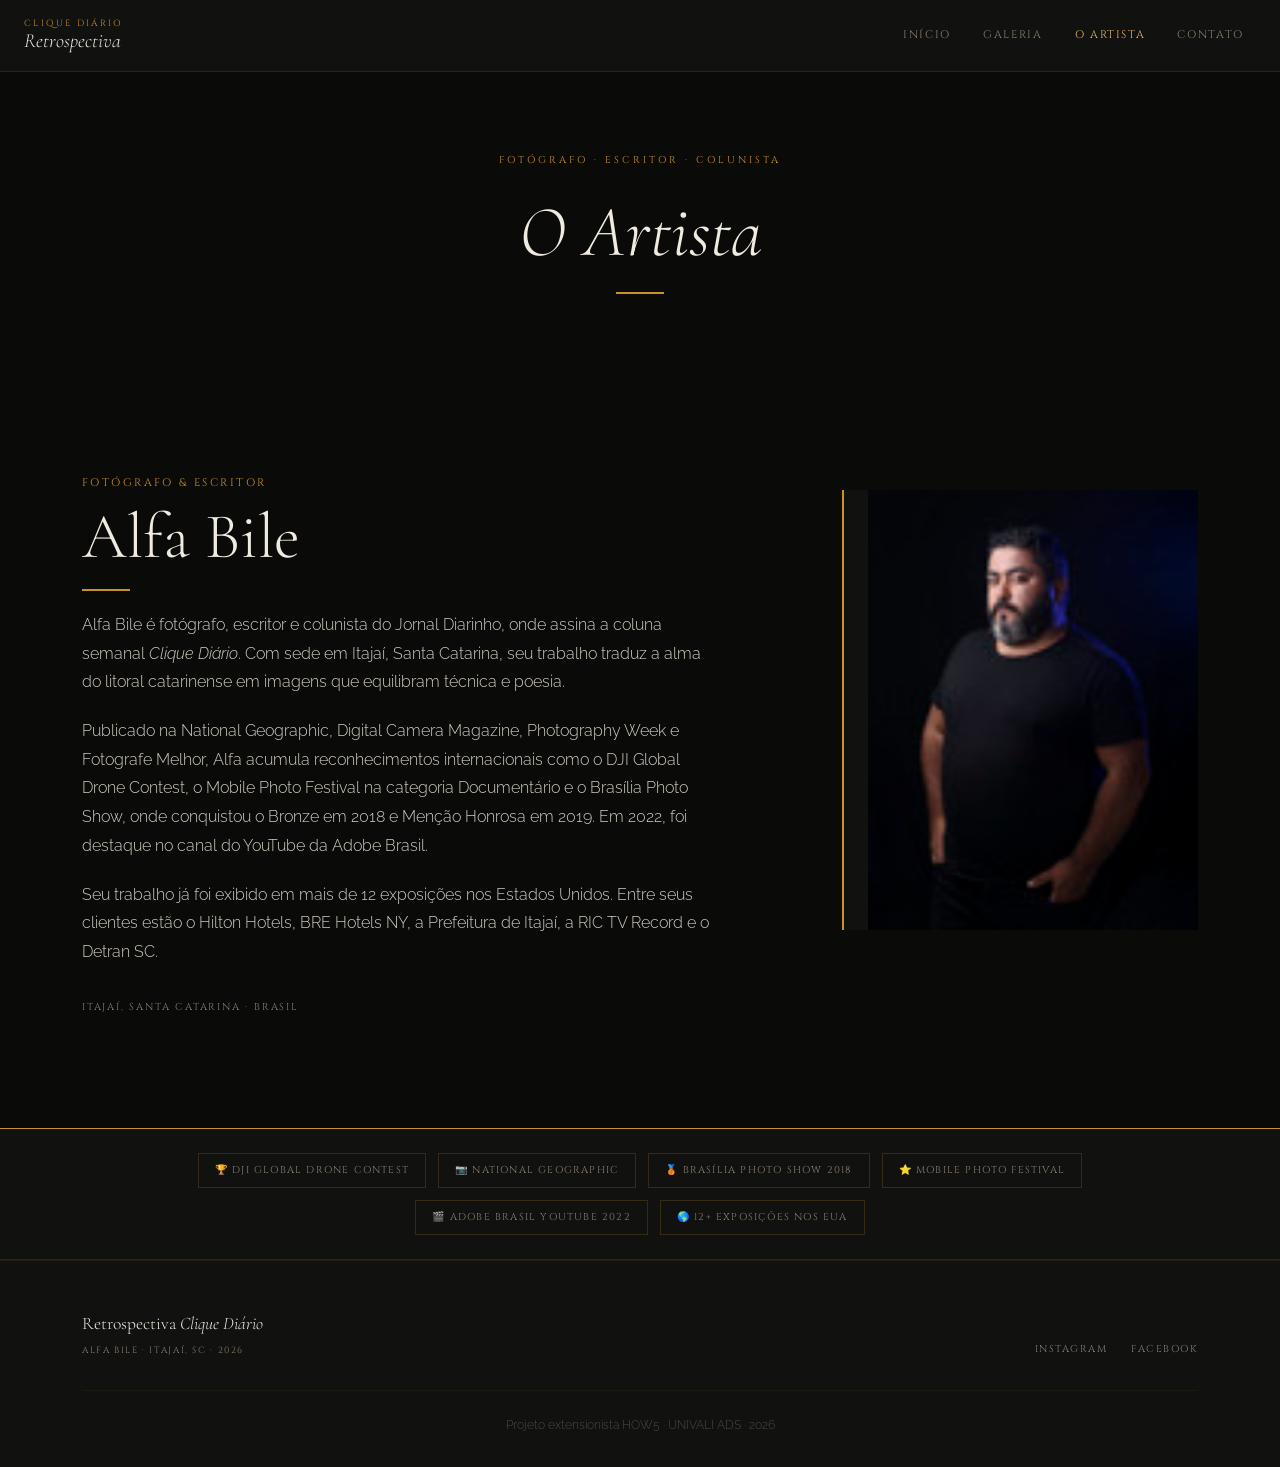
<file: artista.html>
<!DOCTYPE html>
<html lang="pt-BR">
<head>
  <meta charset="UTF-8" />
  <meta name="viewport" content="width=device-width, initial-scale=1.0" />
  <title>O Artista — Retrospectiva Clique Diário</title>
  <link rel="stylesheet" href="https://cdn.jsdelivr.net/npm/bootstrap@5.3.3/dist/css/bootstrap.min.css" />
  <link rel="preconnect" href="https://fonts.googleapis.com" />
  <link rel="preconnect" href="https://fonts.gstatic.com" crossorigin />
  <link href="https://fonts.googleapis.com/css2?family=Cormorant+Garamond:ital,wght@0,300;0,400;0,600;1,300;1,400&family=Cinzel:wght@400;600&family=Raleway:wght@300;400;500&display=swap" rel="stylesheet" />
  <link rel="stylesheet" href="assets/css/style.css" />
</head>
<body>

  <!-- NAVBAR -->
  <nav class="navbar navbar-expand-lg navbar-dark fixed-top" id="navbar">
    <div class="container-fluid px-4">
      <a class="navbar-brand brand-logo" href="index.html">
        <span class="brand-tag">CLIQUE DIÁRIO</span>
        <span class="brand-name">Retrospectiva</span>
      </a>
      <button class="navbar-toggler border-0" type="button" data-bs-toggle="collapse" data-bs-target="#navMenu">
        <span class="navbar-toggler-icon"></span>
      </button>
      <div class="collapse navbar-collapse justify-content-end" id="navMenu">
        <ul class="navbar-nav gap-2">
          <li class="nav-item"><a class="nav-link" href="index.html">Início</a></li>
          <li class="nav-item"><a class="nav-link" href="galeria.html">Galeria</a></li>
          <li class="nav-item"><a class="nav-link active" href="artista.html">O Artista</a></li>
          <li class="nav-item"><a class="nav-link" href="contato.html">Contato</a></li>
        </ul>
      </div>
    </div>
  </nav>

  <!-- PAGE HEADER -->
  <header class="page-header">
    <p class="hero-pretitle">FOTÓGRAFO · ESCRITOR · COLUNISTA</p>
    <h1 class="page-header-title">O Artista</h1>
    <div class="amber-bar amber-bar--center"></div>
  </header>

  <!-- ARTISTA SECTION -->
  <section class="artist-section">
    <div class="container">
      <div class="row align-items-start">

        <div class="col-lg-7 artist-text-col">
          <span class="artist-tag">FOTÓGRAFO & ESCRITOR</span>
          <h2 class="artist-name">Alfa Bile</h2>
          <div class="amber-bar amber-bar--left"></div>
          <p class="artist-bio">
            Alfa Bile é fotógrafo, escritor e colunista do Jornal Diarinho, onde assina a coluna semanal <em>Clique Diário</em>. Com sede em Itajaí, Santa Catarina, seu trabalho traduz a alma do litoral catarinense em imagens que equilibram técnica e poesia.
          </p>
          <p class="artist-bio">
            Publicado na National Geographic, Digital Camera Magazine, Photography Week e Fotografe Melhor, Alfa acumula reconhecimentos internacionais como o DJI Global Drone Contest, o Mobile Photo Festival na categoria Documentário e o Brasília Photo Show, onde conquistou o Bronze em 2018 e Menção Honrosa em 2019. Em 2022, foi destaque no canal do YouTube da Adobe Brasil.
          </p>
          <p class="artist-bio">
            Seu trabalho já foi exibido em mais de 12 exposições nos Estados Unidos. Entre seus clientes estão o Hilton Hotels, BRE Hotels NY, a Prefeitura de Itajaí, a RIC TV Record e o Detran SC.
          </p>
          <p class="artist-sublabel">Itajaí, Santa Catarina · Brasil</p>
        </div>

        <div class="col-lg-4 offset-lg-1 artist-photo-col">
          <div class="artist-photo-frame">
            <img src="assets/images/alfa-bile.jpg" alt="Alfa Bile" class="artist-photo" />
          </div>
        </div>

      </div>
    </div>
  </section>

  <!-- AWARDS STRIP -->
  <section class="awards-strip">
    <div class="container">
      <div class="awards-inner">
        <span class="award-chip">🏆 DJI Global Drone Contest</span>
        <span class="award-chip">📷 National Geographic</span>
        <span class="award-chip">🥉 Brasília Photo Show 2018</span>
        <span class="award-chip">⭐ Mobile Photo Festival</span>
        <span class="award-chip">🎬 Adobe Brasil YouTube 2022</span>
        <span class="award-chip">🌎 12+ Exposições nos EUA</span>
      </div>
    </div>
  </section>

  <!-- FOOTER -->
  <footer class="site-footer">
    <div class="container">
      <div class="footer-inner">
        <div>
          <p class="footer-brand">Retrospectiva <em>Clique Diário</em></p>
          <p class="footer-sub">Alfa Bile · Itajaí, SC · 2026</p>
        </div>
        <div class="footer-links">
          <a href="https://instagram.com/alfabile" target="_blank" rel="noopener">Instagram</a>
          <a href="https://facebook.com/alfabilefotografia" target="_blank" rel="noopener">Facebook</a>
        </div>
      </div>
      <p class="footer-copy">Projeto extensionista HOW5 · UNIVALI ADS · 2026</p>
    </div>
  </footer>

  <script src="https://cdn.jsdelivr.net/npm/bootstrap@5.3.3/dist/js/bootstrap.bundle.min.js"></script>
  <script src="assets/js/main.js"></script>
</body>
</html>
</file>
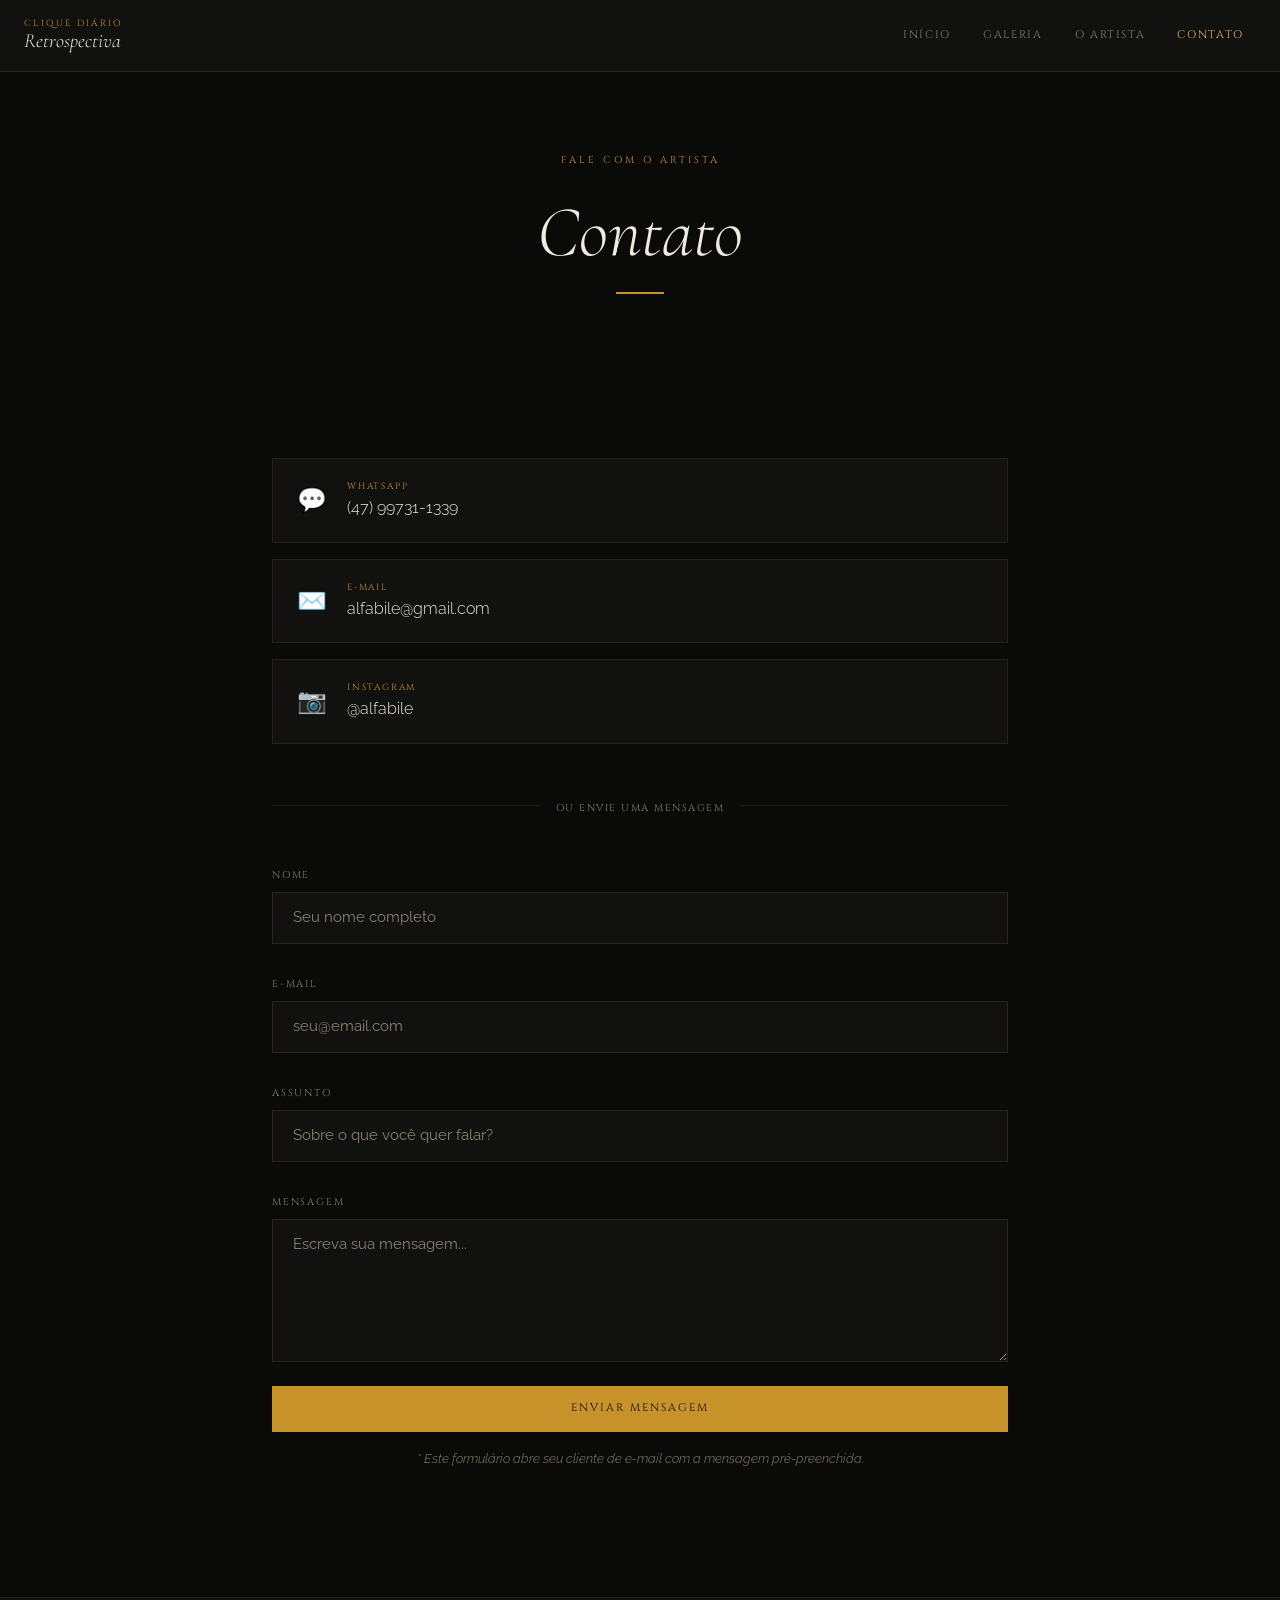
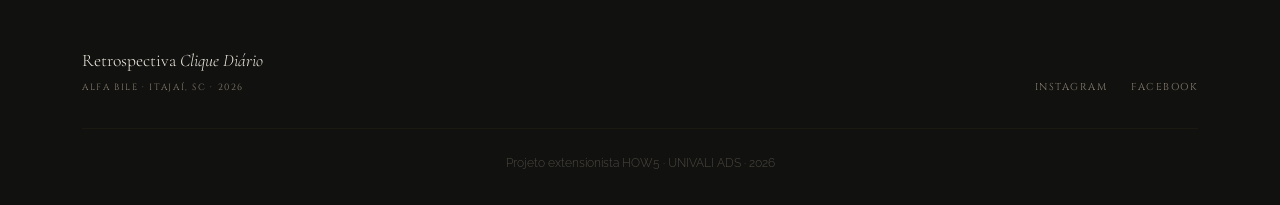
<file: contato.html>
<!DOCTYPE html>
<html lang="pt-BR">
<head>
  <meta charset="UTF-8" />
  <meta name="viewport" content="width=device-width, initial-scale=1.0" />
  <title>Contato — Retrospectiva Clique Diário</title>
  <link rel="stylesheet" href="https://cdn.jsdelivr.net/npm/bootstrap@5.3.3/dist/css/bootstrap.min.css" />
  <link rel="preconnect" href="https://fonts.googleapis.com" />
  <link rel="preconnect" href="https://fonts.gstatic.com" crossorigin />
  <link href="https://fonts.googleapis.com/css2?family=Cormorant+Garamond:ital,wght@0,300;0,400;0,600;1,300;1,400&family=Cinzel:wght@400;600&family=Raleway:wght@300;400;500&display=swap" rel="stylesheet" />
  <link rel="stylesheet" href="assets/css/style.css" />
</head>
<body>

  <!-- NAVBAR -->
  <nav class="navbar navbar-expand-lg navbar-dark fixed-top" id="navbar">
    <div class="container-fluid px-4">
      <a class="navbar-brand brand-logo" href="index.html">
        <span class="brand-tag">CLIQUE DIÁRIO</span>
        <span class="brand-name">Retrospectiva</span>
      </a>
      <button class="navbar-toggler border-0" type="button" data-bs-toggle="collapse" data-bs-target="#navMenu">
        <span class="navbar-toggler-icon"></span>
      </button>
      <div class="collapse navbar-collapse justify-content-end" id="navMenu">
        <ul class="navbar-nav gap-2">
          <li class="nav-item"><a class="nav-link" href="index.html">Início</a></li>
          <li class="nav-item"><a class="nav-link" href="galeria.html">Galeria</a></li>
          <li class="nav-item"><a class="nav-link" href="artista.html">O Artista</a></li>
          <li class="nav-item"><a class="nav-link active" href="contato.html">Contato</a></li>
        </ul>
      </div>
    </div>
  </nav>

  <!-- PAGE HEADER -->
  <header class="page-header">
    <p class="hero-pretitle">FALE COM O ARTISTA</p>
    <h1 class="page-header-title">Contato</h1>
    <div class="amber-bar amber-bar--center"></div>
  </header>

  <!-- CONTATO SECTION -->
  <section class="contact-section">
    <div class="container">
      <div class="row justify-content-center">
        <div class="col-lg-8">

          <div class="contact-channels">
            <a href="https://wa.me/5547997311339" target="_blank" rel="noopener" class="contact-channel">
              <span class="contact-channel-icon">💬</span>
              <div>
                <span class="contact-channel-label">WHATSAPP</span>
                <p class="contact-channel-value">(47) 99731-1339</p>
              </div>
            </a>
            <a href="mailto:alfabile@gmail.com" class="contact-channel">
              <span class="contact-channel-icon">✉️</span>
              <div>
                <span class="contact-channel-label">E-MAIL</span>
                <p class="contact-channel-value">alfabile@gmail.com</p>
              </div>
            </a>
            <a href="https://instagram.com/alfabile" target="_blank" rel="noopener" class="contact-channel">
              <span class="contact-channel-icon">📷</span>
              <div>
                <span class="contact-channel-label">INSTAGRAM</span>
                <p class="contact-channel-value">@alfabile</p>
              </div>
            </a>
          </div>

          <div class="contact-divider">
            <span>ou envie uma mensagem</span>
          </div>

          <div class="contact-form-wrap">
            <div class="mb-4">
              <label for="nome" class="form-label contact-form-label">NOME</label>
              <input type="text" class="form-control contact-input" id="nome" placeholder="Seu nome completo" />
            </div>
            <div class="mb-4">
              <label for="email" class="form-label contact-form-label">E-MAIL</label>
              <input type="email" class="form-control contact-input" id="email" placeholder="seu@email.com" />
            </div>
            <div class="mb-4">
              <label for="assunto" class="form-label contact-form-label">ASSUNTO</label>
              <input type="text" class="form-control contact-input" id="assunto" placeholder="Sobre o que você quer falar?" />
            </div>
            <div class="mb-4">
              <label for="mensagem" class="form-label contact-form-label">MENSAGEM</label>
              <textarea class="form-control contact-input" id="mensagem" rows="5" placeholder="Escreva sua mensagem..."></textarea>
            </div>
            <button class="btn-amber w-100" onclick="enviarContato()">Enviar Mensagem</button>
            <p class="contact-note">* Este formulário abre seu cliente de e-mail com a mensagem pré-preenchida.</p>
          </div>

        </div>
      </div>
    </div>
  </section>

  <!-- FOOTER -->
  <footer class="site-footer">
    <div class="container">
      <div class="footer-inner">
        <div>
          <p class="footer-brand">Retrospectiva <em>Clique Diário</em></p>
          <p class="footer-sub">Alfa Bile · Itajaí, SC · 2026</p>
        </div>
        <div class="footer-links">
          <a href="https://instagram.com/alfabile" target="_blank" rel="noopener">Instagram</a>
          <a href="https://facebook.com/alfabilefotografia" target="_blank" rel="noopener">Facebook</a>
        </div>
      </div>
      <p class="footer-copy">Projeto extensionista HOW5 · UNIVALI ADS · 2026</p>
    </div>
  </footer>

  <script src="https://cdn.jsdelivr.net/npm/bootstrap@5.3.3/dist/js/bootstrap.bundle.min.js"></script>
  <script src="assets/js/main.js"></script>
  <script src="assets/js/contato.js"></script>
</body>
</html>
</file>
<file: assets/css/style.css>
/* ============================================================
   RETROSPECTIVA CLIQUE DIÁRIO — CSS Principal
   Design System · Alfa Bile · 2026
   ============================================================ */

/* --- VARIÁVEIS -------------------------------------------- */
:root {
  --preto:       #0A0A08;
  --carbon:      #111110;
  --ambar:       #C8922A;
  --ambar-claro: #E8B96A;
  --texto:       #D4CFC4;
  --texto-suave: #8A8070;
  --branco-osso: #F0EBE0;
  --navbar-h:    72px;
}

/* --- RESET & BASE ----------------------------------------- */
*, *::before, *::after { box-sizing: border-box; margin: 0; padding: 0; }
html { scroll-behavior: smooth; }
body {
  background-color: var(--preto);
  color: var(--texto);
  font-family: 'Raleway', sans-serif;
  font-weight: 300;
  line-height: 1.7;
  -webkit-font-smoothing: antialiased;
}
img { display: block; width: 100%; height: 100%; object-fit: cover; }
a { color: inherit; text-decoration: none; }

/* --- TIPOGRAFIA ------------------------------------------- */
.cormorant { font-family: 'Cormorant Garamond', serif; }
.cinzel    { font-family: 'Cinzel', serif; }

/* --- ELEMENTOS COMUNS ------------------------------------- */
.amber-bar {
  width: 48px; height: 2px;
  background: var(--ambar);
  margin: 1.25rem 0;
}
.amber-bar--left   { margin-left: 0; }
.amber-bar--center { margin: 1.25rem auto; }

.section-tag {
  font-family: 'Cinzel', serif;
  font-size: 11px;
  letter-spacing: 0.22em;
  color: var(--ambar);
  text-transform: uppercase;
  display: block;
  margin-bottom: 0.5rem;
}

.section-title {
  font-family: 'Cormorant Garamond', serif;
  font-size: clamp(2rem, 4vw, 3rem);
  font-weight: 300;
  color: var(--branco-osso);
  line-height: 1.2;
}
.section-title--center { text-align: center; }

.section-text {
  font-family: 'Raleway', sans-serif;
  font-size: 1rem;
  color: var(--texto);
  line-height: 1.8;
}

/* --- BOTÕES ----------------------------------------------- */
.btn-amber {
  display: inline-block;
  font-family: 'Cinzel', serif;
  font-size: 11px;
  letter-spacing: 0.18em;
  text-transform: uppercase;
  color: var(--preto);
  background: var(--ambar);
  padding: 0.85rem 2rem;
  border: none;
  cursor: pointer;
  transition: background 0.25s, color 0.25s;
}
.btn-amber:hover { background: var(--ambar-claro); color: var(--preto); }

.btn-outline-amber {
  display: inline-block;
  font-family: 'Cinzel', serif;
  font-size: 11px;
  letter-spacing: 0.18em;
  text-transform: uppercase;
  color: var(--ambar);
  border: 1px solid var(--ambar);
  padding: 0.85rem 2rem;
  transition: background 0.25s, color 0.25s;
}
.btn-outline-amber:hover { background: var(--ambar); color: var(--preto); }

/* --- NAVBAR ----------------------------------------------- */
#navbar {
  background-color: var(--carbon);
  height: var(--navbar-h);
  border-bottom: 1px solid rgba(200, 146, 42, 0.15);
  transition: background 0.3s;
}
.brand-logo { display: flex; flex-direction: column; line-height: 1.1; gap: 1px; }
.brand-tag {
  font-family: 'Cinzel', serif;
  font-size: 9px; letter-spacing: 0.25em;
  color: var(--ambar); text-transform: uppercase;
}
.brand-name {
  font-family: 'Cormorant Garamond', serif;
  font-size: 1.25rem; font-weight: 300;
  color: var(--branco-osso); font-style: italic;
}
.nav-link {
  font-family: 'Cinzel', serif !important;
  font-size: 11px !important;
  letter-spacing: 0.15em !important;
  color: var(--texto-suave) !important;
  text-transform: uppercase;
  transition: color 0.2s !important;
  padding: 0.5rem 0.75rem !important;
}
.nav-link:hover, .nav-link.active { color: var(--ambar-claro) !important; }

/* --- HERO ------------------------------------------------- */
.hero {
  position: relative;
  min-height: 100vh;
  display: flex;
  align-items: center;
  justify-content: center;
  overflow: hidden;
  background-color: var(--preto);
  background-image: url('../images/hero-bg.jpg');
  background-size: cover;
  background-position: center;
}
.hero-overlay {
  position: absolute; inset: 0;
  background: linear-gradient(to bottom, rgba(10,10,8,0.55) 0%, rgba(10,10,8,0.75) 60%, rgba(10,10,8,0.95) 100%);
}
.hero-content {
  position: relative; z-index: 2;
  text-align: center; padding: 0 1.5rem; max-width: 700px;
}
.hero-pretitle {
  font-family: 'Cinzel', serif;
  font-size: 10px; letter-spacing: 0.3em;
  color: var(--ambar); text-transform: uppercase; margin-bottom: 1.5rem;
}
.hero-title {
  font-family: 'Cormorant Garamond', serif;
  font-size: clamp(3rem, 8vw, 6rem);
  font-weight: 300; color: var(--branco-osso);
  line-height: 1.1; margin-bottom: 0;
}
.hero-title em { display: block; font-style: italic; color: var(--ambar-claro); }
.hero-subtitle {
  font-family: 'Raleway', sans-serif;
  font-size: 1.05rem; color: var(--texto);
  margin-bottom: 2.5rem; font-style: italic;
}
.hero-scroll-hint {
  position: absolute; bottom: 2rem; left: 50%;
  transform: translateX(-50%); z-index: 2;
  color: var(--texto-suave); font-size: 1.25rem;
  animation: bounce 2s infinite;
}
@keyframes bounce {
  0%, 100% { transform: translateX(-50%) translateY(0); }
  50%       { transform: translateX(-50%) translateY(8px); }
}

/* --- MORFISMO SECTION ------------------------------------- */
.morph-section { padding: 0; background: var(--preto); }
.morph-grid { display: grid; grid-template-columns: 1fr 1fr; height: 70vh; min-height: 400px; }
.morph-col-right { display: grid; grid-template-rows: 1fr 1fr; }
.morph-placeholder {
  position: relative; background: var(--carbon);
  border: 1px solid rgba(200, 146, 42, 0.08); overflow: hidden;
}
.morph-placeholder--2 { background: #0e0e0c; }
.morph-placeholder--3 { background: #141412; }
.morph-label { position: absolute; bottom: 1.5rem; left: 1.5rem; }
.morph-tag {
  font-family: 'Cinzel', serif; font-size: 9px;
  letter-spacing: 0.2em; color: var(--ambar);
  display: block; margin-bottom: 0.25rem;
}
.morph-caption {
  font-family: 'Cormorant Garamond', serif;
  font-size: 1.25rem; color: var(--branco-osso);
  font-style: italic; margin: 0;
}

/* --- ABOUT SECTION ---------------------------------------- */
.about-section { padding: 7rem 0; background: var(--carbon); }

/* --- i.ALFA SECTION --------------------------------------- */
.ialfa-section {
  padding: 7rem 0; background: var(--preto);
  border-top: 1px solid rgba(200, 146, 42, 0.12);
}
.ialfa-box { max-width: 620px; margin: 0 auto; text-align: center; }
.ialfa-desc {
  font-family: 'Raleway', sans-serif; font-size: 1rem;
  color: var(--texto-suave); margin: 1.5rem 0 2.5rem; line-height: 1.8;
}
.ialfa-form { display: flex; flex-direction: column; gap: 1rem; margin-bottom: 2rem; }
.ialfa-input {
  background: var(--carbon);
  border: 1px solid rgba(200, 146, 42, 0.2);
  color: var(--branco-osso); font-family: 'Raleway', sans-serif;
  font-size: 0.95rem; padding: 0.85rem 1.25rem;
  outline: none; transition: border-color 0.2s; width: 100%;
}
.ialfa-input::placeholder { color: var(--texto-suave); }
.ialfa-input:focus { border-color: var(--ambar); }
.ialfa-result { margin-top: 2.5rem; }
.ialfa-poem {
  font-family: 'Cormorant Garamond', serif;
  font-size: 1.2rem; font-style: italic;
  color: var(--branco-osso); line-height: 1.9;
  white-space: pre-line; margin-bottom: 2rem;
}
.ialfa-photo img { max-width: 380px; margin: 0 auto; border: 1px solid rgba(200, 146, 42, 0.2); }
.ialfa-loading { display: flex; justify-content: center; gap: 0.5rem; margin-top: 1.5rem; }
.loading-dot {
  width: 8px; height: 8px; background: var(--ambar);
  border-radius: 50%; display: inline-block;
  animation: pulse 1.2s infinite ease-in-out;
}
.loading-dot:nth-child(2) { animation-delay: 0.2s; }
.loading-dot:nth-child(3) { animation-delay: 0.4s; }
@keyframes pulse {
  0%, 100% { opacity: 0.3; transform: scale(0.8); }
  50%       { opacity: 1;   transform: scale(1); }
}

/* --- PAGE HEADER ------------------------------------------ */
.page-header {
  padding-top: calc(var(--navbar-h) + 5rem);
  padding-bottom: 4rem; text-align: center; background: var(--preto);
}
.page-header-title {
  font-family: 'Cormorant Garamond', serif;
  font-size: clamp(2.5rem, 6vw, 4.5rem);
  font-weight: 300; color: var(--branco-osso);
  line-height: 1.1; margin-bottom: 0; font-style: italic;
}
.page-header-sub {
  font-family: 'Raleway', sans-serif; font-size: 0.95rem;
  color: var(--texto-suave); margin-top: 1rem; font-style: italic;
}

/* --- GALLERY ---------------------------------------------- */
.gallery-section { padding: 3rem 1rem 5rem; background: var(--preto); }

.gallery-grid {
  display: grid;
  grid-template-columns: repeat(4, 1fr);
  gap: 6px; max-width: 1400px; margin: 0 auto;
}
.gallery-item {
  cursor: pointer; overflow: hidden;
  position: relative; aspect-ratio: 1 / 1;
}
.gallery-item.span-2 { grid-column: span 2; aspect-ratio: 2 / 1; }

.gallery-img-wrap {
  position: relative; width: 100%; height: 100%;
  overflow: hidden; background: var(--carbon);
}
.gallery-img-wrap img { transition: transform 0.5s ease; }
.gallery-item:hover .gallery-img-wrap img { transform: scale(1.04); }

.gallery-hover {
  position: absolute; bottom: 0; left: 0; right: 0;
  padding: 3rem 1.25rem 1.25rem;
  background: linear-gradient(to top, rgba(10,10,8,0.88) 0%, transparent 100%);
  opacity: 0; transition: opacity 0.3s ease;
}
.gallery-item:hover .gallery-hover { opacity: 1; }
.gallery-hover-title {
  font-family: 'Raleway', sans-serif;
  font-size: 0.95rem; font-weight: 400;
  color: var(--branco-osso); margin: 0;
}

/* --- LIGHTBOX --------------------------------------------- */
.lightbox {
  display: none;
  position: fixed; inset: 0;
  background: rgba(10,10,8,0.97);
  z-index: 9999;
  align-items: center;
  justify-content: center;
  opacity: 1;
  transition: opacity 1.5s ease;
}
.lightbox.active { display: flex; }
.lightbox.fadeout { opacity: 0; }

.lightbox-foto {
  width: 100%; height: 100%;
  object-fit: contain; display: block;
}

@keyframes kenburns {
  0%   { transform: scale(1)    translate(0, 0); }
  100% { transform: scale(1.06) translate(-1.5%, 1%); }
}
.lightbox-foto.ken-burns {
  animation: kenburns 12s ease-in-out forwards;
}

.lightbox-close {
  position: absolute; top: 1.25rem; right: 1.5rem;
  background: none; border: none;
  color: var(--texto-suave); font-size: 1.5rem;
  cursor: pointer; z-index: 10000; line-height: 1;
  transition: color 0.2s;
}
.lightbox-close:hover { color: var(--branco-osso); }

/* --- ARTISTA SECTION -------------------------------------- */
.artist-section { padding: 6rem 0; background: var(--preto); }
.artist-tag {
  font-family: 'Cinzel', serif; font-size: 11px;
  letter-spacing: 0.22em; color: var(--ambar);
  text-transform: uppercase; display: block; margin-bottom: 0.75rem;
}
.artist-name {
  font-family: 'Cormorant Garamond', serif;
  font-size: clamp(3rem, 5vw, 4rem);
  font-weight: 300; color: var(--branco-osso);
  line-height: 1; margin-bottom: 0;
}
.artist-bio {
  font-family: 'Raleway', sans-serif; font-size: 0.97rem;
  color: var(--texto); line-height: 1.85; margin-bottom: 1.25rem;
}
.artist-sublabel {
  font-family: 'Cinzel', serif; font-size: 10px;
  letter-spacing: 0.18em; color: var(--texto-suave);
  text-transform: uppercase; margin-top: 2rem;
}
.artist-photo-col { margin-top: 1rem; }
.artist-photo-frame {
  border-left: 2px solid var(--ambar);
  padding-left: 1.5rem; background: var(--carbon);
}
.artist-photo {
  width: 100%; aspect-ratio: 3 / 4;
  object-fit: cover; display: block; filter: grayscale(15%);
}

/* --- AWARDS STRIP ----------------------------------------- */
.awards-strip {
  background: var(--carbon);
  border-top: 1px solid var(--ambar);
  border-bottom: 1px solid rgba(200,146,42,0.15);
  padding: 1.5rem 0;
}
.awards-inner { display: flex; flex-wrap: wrap; gap: 0.75rem; justify-content: center; }
.award-chip {
  font-family: 'Cinzel', serif; font-size: 10px;
  letter-spacing: 0.12em; color: var(--texto-suave);
  border: 1px solid rgba(200,146,42,0.2);
  padding: 0.5rem 1rem; text-transform: uppercase; white-space: nowrap;
}

/* --- CONTATO SECTION -------------------------------------- */
.contact-section { padding: 5rem 0 7rem; background: var(--preto); }
.contact-channels { display: flex; flex-direction: column; gap: 1rem; margin-bottom: 3rem; }
.contact-channel {
  display: flex; align-items: center; gap: 1.25rem;
  padding: 1.25rem 1.5rem; background: var(--carbon);
  border: 1px solid rgba(200,146,42,0.12); transition: border-color 0.2s;
}
.contact-channel:hover { border-color: var(--ambar); }
.contact-channel-icon { font-size: 1.5rem; }
.contact-channel-label {
  font-family: 'Cinzel', serif; font-size: 9px;
  letter-spacing: 0.2em; color: var(--ambar); display: block;
}
.contact-channel-value {
  font-family: 'Raleway', sans-serif; font-size: 1rem;
  color: var(--branco-osso); margin: 0;
}
.contact-divider { text-align: center; position: relative; margin: 2.5rem 0; }
.contact-divider::before {
  content: ''; position: absolute; top: 50%; left: 0; right: 0;
  height: 1px; background: rgba(200,146,42,0.12);
}
.contact-divider span {
  position: relative; background: var(--preto); padding: 0 1rem;
  font-family: 'Cinzel', serif; font-size: 10px;
  letter-spacing: 0.15em; color: var(--texto-suave); text-transform: uppercase;
}
.contact-form-label {
  font-family: 'Cinzel', serif !important; font-size: 10px !important;
  letter-spacing: 0.18em !important; color: var(--texto-suave) !important;
  text-transform: uppercase; margin-bottom: 0.5rem !important;
}
.contact-input {
  background: var(--carbon) !important;
  border: 1px solid rgba(200,146,42,0.15) !important;
  border-radius: 0 !important; color: var(--branco-osso) !important;
  font-family: 'Raleway', sans-serif !important; font-size: 0.95rem !important;
  padding: 0.85rem 1.25rem !important; outline: none !important;
  box-shadow: none !important; transition: border-color 0.2s;
}
.contact-input::placeholder { color: var(--texto-suave) !important; }
.contact-input:focus {
  border-color: var(--ambar) !important;
  box-shadow: none !important; background: var(--carbon) !important;
}
.contact-note {
  font-family: 'Raleway', sans-serif; font-size: 0.8rem;
  color: var(--texto-suave); margin-top: 1rem;
  text-align: center; font-style: italic;
}

/* --- FOOTER ----------------------------------------------- */
.site-footer {
  background: var(--carbon);
  border-top: 1px solid rgba(200,146,42,0.1);
  padding: 3rem 0 2rem;
}
.footer-inner {
  display: flex; justify-content: space-between;
  align-items: flex-end; flex-wrap: wrap;
  gap: 1.5rem; margin-bottom: 2rem;
}
.footer-brand {
  font-family: 'Cormorant Garamond', serif;
  font-size: 1.1rem; color: var(--branco-osso); margin: 0;
}
.footer-sub {
  font-family: 'Cinzel', serif; font-size: 9px;
  letter-spacing: 0.18em; color: var(--texto-suave);
  text-transform: uppercase; margin: 0.25rem 0 0;
}
.footer-links { display: flex; gap: 1.5rem; }
.footer-links a {
  font-family: 'Cinzel', serif; font-size: 10px;
  letter-spacing: 0.15em; color: var(--texto-suave);
  text-transform: uppercase; transition: color 0.2s;
}
.footer-links a:hover { color: var(--ambar); }
.footer-copy {
  font-family: 'Raleway', sans-serif; font-size: 0.75rem;
  color: rgba(138,128,112,0.5); text-align: center; margin: 0;
  padding-top: 1.5rem; border-top: 1px solid rgba(200,146,42,0.06);
}

/* --- RESPONSIVIDADE --------------------------------------- */
@media (max-width: 991px) {
  .gallery-grid { grid-template-columns: repeat(2, 1fr); }
  .gallery-item.span-2 { grid-column: span 2; aspect-ratio: 2 / 1; }
  .morph-grid { grid-template-columns: 1fr; height: auto; }
  .morph-col-right { grid-template-columns: 1fr 1fr; grid-template-rows: 1fr; }
  .artist-photo-col { margin-top: 3rem; }
}

@media (max-width: 575px) {
  .gallery-grid { grid-template-columns: 1fr; gap: 4px; }
  .gallery-item, .gallery-item.span-2 { grid-column: span 1; aspect-ratio: 16 / 9; }
  .hero-title { font-size: 3rem; }
  .footer-inner { flex-direction: column; align-items: flex-start; }
  .awards-inner { justify-content: flex-start; }
}
</file>
